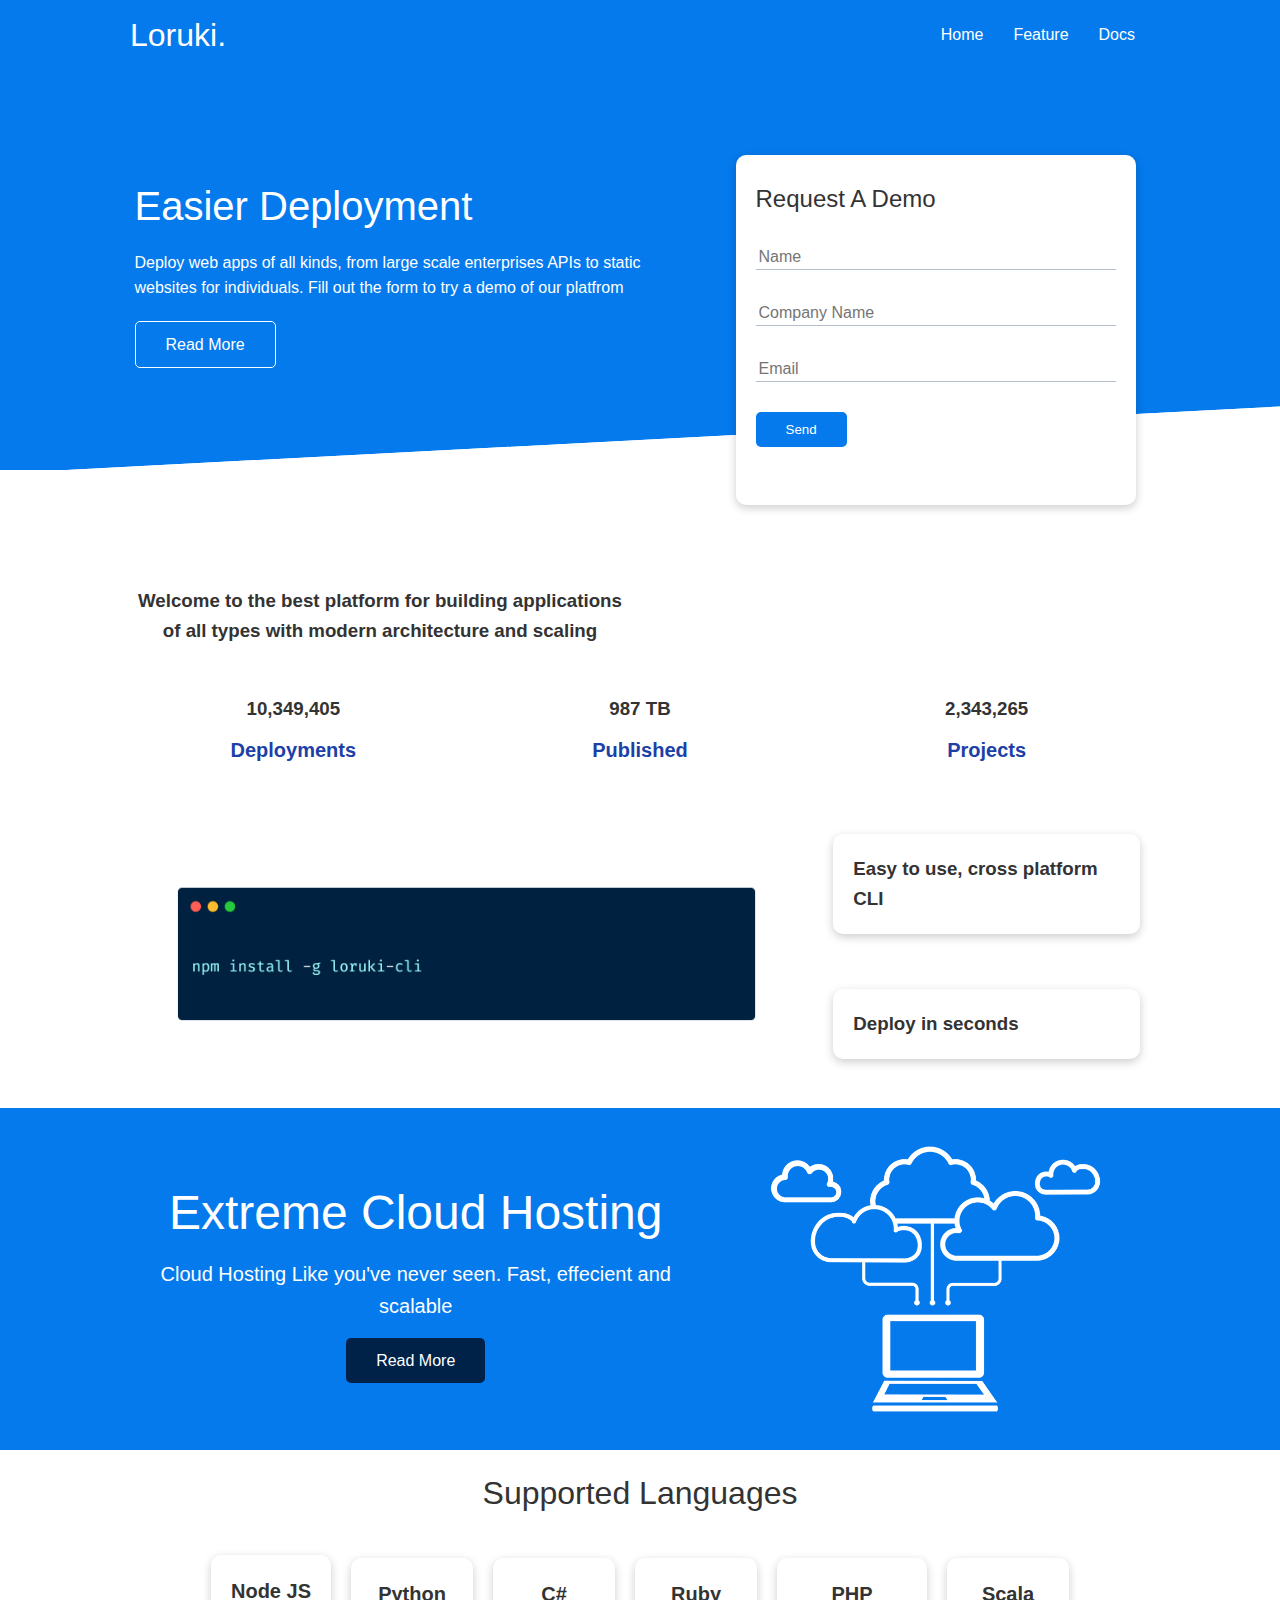
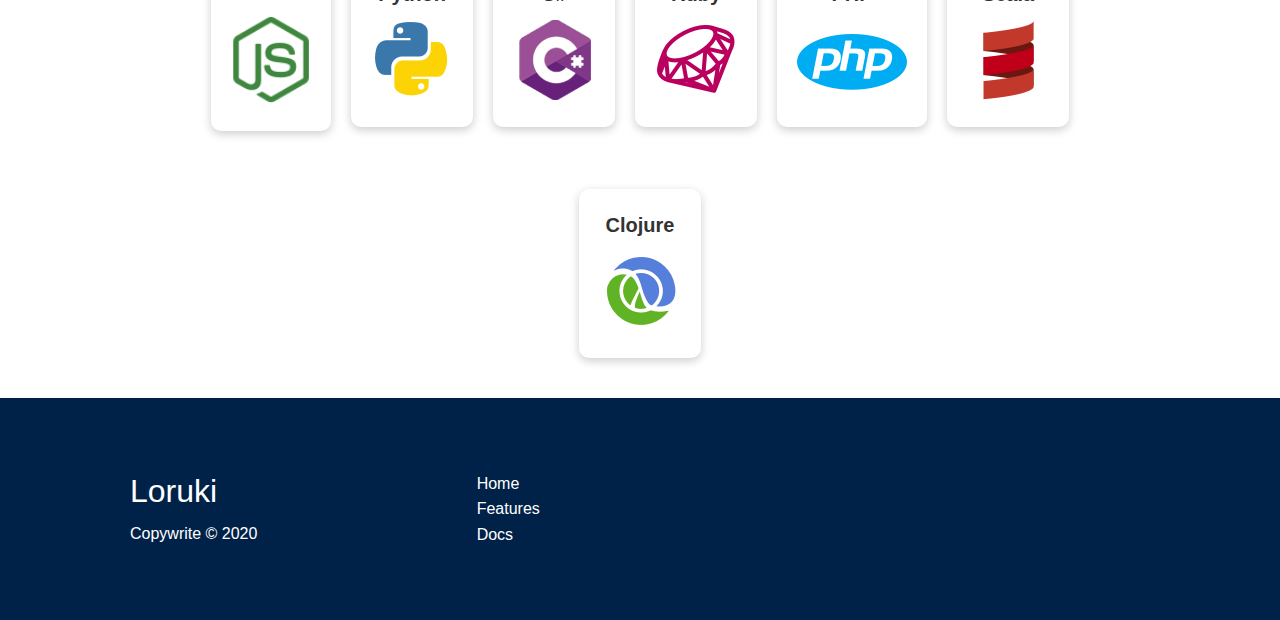
<file: loruki website assignment/index.html>
<!DOCTYPE html>
<html lang="en">
<head>
    <meta charset="UTF-8">
    <meta name="viewport" content="width=device-width, initial-scale=1.0">
    <link rel="stylesheet" href="css/style.css">
    <link rel="stylesheet" href="css/utilities.css">
    <link rel="stylesheet" 
    href="https://cdnjs.cloudflare.com/ajax/libs/font-awesome/5.15.1/css/all.min.css" 
    integrity="sha512-+4zCK9k+qNFUR5X+cKL9EIR+ZOhtIloNl9GIKS57V1MyNsYpYcUrUeQc9vNfzsWfV28IaLL3i96P9sdNyeRssA==" 
    crossorigin="anonymous"> 
    <title>Loruki | Cloud Hosting For Everyone</title>
</head>
<body>
    <!-- NAv Bar -->
    <div class="navbar">
        <div class="container flex">
            <h1 class="logo">Loruki.</h1>
            <nav>
                <ul>
                    <li><a href="index.html">Home</a></li>
                    <li><a href="features.html">Feature</a></li>
                    <li><a href="docs.html">Docs</a></li>
                </ul>
            </nav>
        </div>
    </div>
    <!-- Showcase -->
    <section class="showcase">
        <div class="container grid">
            <div class="showcase-text">
                <h1>Easier Deployment</h1>
                <p>Deploy web apps of all kinds, from large scale enterprises
                    APIs to static websites for individuals. Fill out the form 
                    to try a demo of our platfrom
                </p>
                <a href="features.html" class="btn btn-outline">Read More</a>
            </div>
            <div class="showcase-form card">
                <h2>Request A Demo</h2>
                <form>
                    <div class="form-control">
                        <input type="text" name="name" 
                        placeholder="Name" required>
                    </div>
                    <div class="form-control">
                        <input type="text" name="company" 
                        placeholder="Company Name" required>
                    </div>
                    <div class="form-control">
                        <input type="text" name="email" 
                        placeholder="Email" required>
                    </div>
                    <input type="submit" value="Send" class="btn btn-primary">
                </form>
            </div>
        </div>
    </section>
    <!-- Stats -->
    <section class="stats">
        <div class="container">
            <h3 class="stats-heading text-center my-1">
                Welcome to the best platform for building 
                applications of all types with modern 
                architecture and scaling
            </h3>
            <div class="grid grid-3 text-center my-4">
                <div>
                    <i class="fas fa-server fa-3x"></i>
                    <h3>10,349,405</h3>
                    <p class="text-secondary">Deployments</p>
                </div>
                <div>
                    <i class="fas fa-upload fa-3x"></i>
                    <h3>987 TB</h3>
                    <p class="text-secondary">Published</p>
                </div>
                <div>
                    <i class="fas fa-project-diagram fa-3x"></i>
                    <h3>2,343,265</h3>
                    <p class="text-secondary">Projects</p>
                </div>
            </div>
        </div>
    </section>
    <!-- CLI -->
    <section class="cli">
        <div class="container grid">
            <img src="images/cli.png" alt="">
            <div class="card">
                <h3>Easy to use, cross platform CLI</h3>
            </div>
            <div class="card">
                <h3>Deploy in seconds</h3>
            </div>
        </div>
    </section>
    <section class="cloud bg-primary my-2 py-2">
        <div class="container grid">
            <div class="text-center">
                <h2 class="lg">Extreme Cloud Hosting</h2>
                <p class="lead my-1">Cloud Hosting Like you've 
                    never seen. Fast, effecient and scalable
                </p>
                <a href="features.html" class="btn btn-dark">Read More</a>
            </div>
            <img src="images/cloud.png" alt="">
        </div>
    </section>

    <!-- Languages -->
    <section class="languages">
        <h2 class="md text-center my-2">
            Supported Languages
        </h2>
        <div class="container flex">
            <div class="card">
                <h4>Node JS</h4>
                <img src="images/logos/node.png" alt="">
            </div>
            <div class="card">
                <h4>Python</h4>
                <img src="images/logos/python.png" alt="">
            </div>
            <div class="card">
                <h4>C#</h4>
                <img src="images/logos/csharp.png" alt="">
            </div>
            <div class="card">
                <h4>Ruby</h4>
                <img src="images/logos/ruby.png" alt="">
            </div>
            <div class="card">
                <h4>PHP</h4>
                <img src="images/logos/php.png" alt="">
            </div>
            <div class="card">
                <h4>Scala</h4>
                <img src="images/logos/scala.png" alt="">
            </div>
            <div class="card">
                <h4>Clojure</h4>
                <img src="images/logos/clojure.png" alt="">
            </div>
        </div>
    </section>
    <!-- Footer -->
    <footer class="footer bg-dark py-5">
        <div class="container grid grid-3">
            <div>
                <h1>Loruki</h1>
                <p>Copywrite &copy; 2020</p>
            </div>
            <nav>
                <ul>
                    <li><a href="index.html">Home</a></li>
                    <li><a href="features.html">Features</a></li>
                    <li><a href="docs.html">Docs</a></li>
                </ul>
            </nav>
            <div class="social">
                <a href="#"><i class="fab fa-github fa-2x"></i></a>
                <a href="#"><i class="fab fa-facebook fa-2x"></i></a>
                <a href="#"><i class="fab fa-instagram fa-2x"></i></a>
                <a href="#"><i class="fab fa-twitter fa-2x"></i></a>
            </div>
        </div>
    </footer>
</body>
</html>
</file>
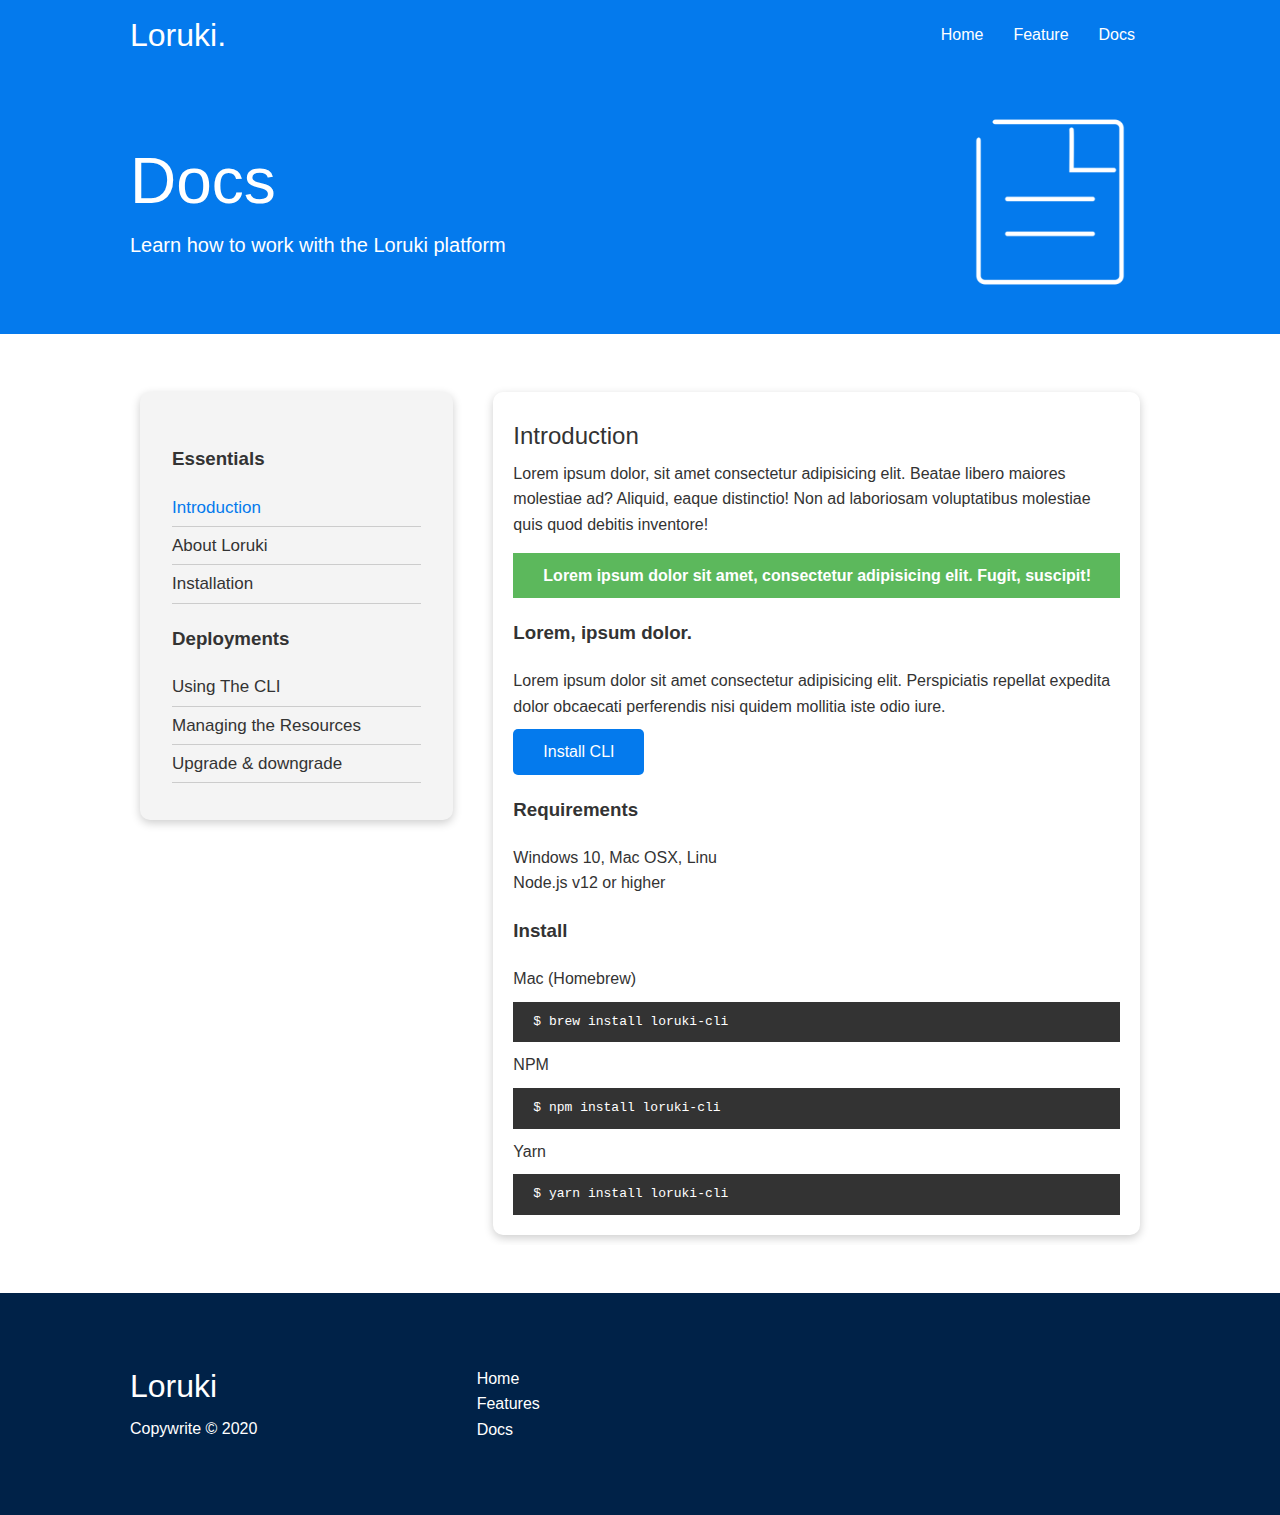
<file: loruki website assignment/docs.html>
<!DOCTYPE html>
<html lang="en">
<head>
    <meta charset="UTF-8">
    <meta name="viewport" content="width=device-width, initial-scale=1.0">
    <link rel="stylesheet" href="css/style.css">
    <link rel="stylesheet" href="css/utilities.css">
    <link rel="stylesheet" 
    href="https://cdnjs.cloudflare.com/ajax/libs/font-awesome/5.15.1/css/all.min.css" 
    integrity="sha512-+4zCK9k+qNFUR5X+cKL9EIR+ZOhtIloNl9GIKS57V1MyNsYpYcUrUeQc9vNfzsWfV28IaLL3i96P9sdNyeRssA==" 
    crossorigin="anonymous"> 
    <title>Loruki | Cloud Hosting For Everyone</title>
</head>
<body>
    <!-- NAv Bar -->
    <div class="navbar">
        <div class="container flex">
            <h1 class="logo">Loruki.</h1>
            <nav>
                <ul>
                    <li><a href="index.html">Home</a></li>
                    <li><a href="features.html">Feature</a></li>
                    <li><a href="docs.html">Docs</a></li>
                </ul>
            </nav>
        </div>
    </div>

    <!-- Head -->
    <section class="docs-head bg-primary py-3">
        <div class="container grid">
            <div>
                <h1 class="xl">Docs</h1>
                <p class="lead">Learn how to work with the Loruki 
                    platform </p>            
            </div>
            <img src="images/docs.png" alt="">
        </div>
    </section>

    <!-- Docs Main -->
    <section class="docs-main my-4">
        <div class="container grid">
            <div class="card bg-light p-3">
                <h3 class="my-2">Essentials</h3>
                <nav>
                    <ul>
                        <li><a class="text-primary" href="#">Introduction</a></li>
                        <li><a href="#">About Loruki</a></li>
                        <li><a href="#">Installation</a></li>
                    </ul>
                </nav>
                <h3 class="my-2">Deployments</h3>
                <nav>
                    <ul>
                        <li><a href="#">Using The CLI</a></li>
                        <li><a href="#">Managing the Resources</a></li>
                        <li><a href="#">Upgrade & downgrade</a></li>
                    </ul>
                </nav>
            </div>
            <div class="card">
                <h2>Introduction</h2>
                <p>Lorem ipsum dolor, sit amet consectetur adipisicing elit.
                     Beatae libero maiores molestiae ad? Aliquid, eaque 
                     distinctio! Non ad laboriosam voluptatibus molestiae 
                     quis quod debitis inventore!</p>
                <div class="alert alert-success">
                    <i class="fas fa-info"></i>Lorem ipsum dolor sit amet, 
                    consectetur adipisicing elit. Fugit, suscipit!
                </div>

                <h3>Lorem, ipsum dolor.</h3>
                <p>Lorem ipsum dolor sit amet consectetur adipisicing 
                    elit. Perspiciatis repellat expedita dolor obcaecati 
                    perferendis nisi quidem mollitia iste odio iure.</p>
                <a href="#" class="btn btn-primary">Install CLI</a>  
                <h3>Requirements</h3>  
                <ul>
                    <li>Windows 10, Mac OSX, Linu</li>
                    <li>Node.js v12 or higher</li>
                  </ul>

                  <h3>Install</h3>
                  <p>Mac (Homebrew)</p>
                  <pre><code>$ brew install loruki-cli</code></pre>
                  <p>NPM</p>
                  <pre><code>$ npm install loruki-cli</code></pre>
                  <p>Yarn</p>
                  <pre><code>$ yarn install loruki-cli</code></pre>
            </div>
        </div>
    </section>
    <!-- Footer -->
    <footer class="footer bg-dark py-5">
        <div class="container grid grid-3">
            <div>
                <h1>Loruki</h1>
                <p>Copywrite &copy; 2020</p>
            </div>
            <nav>
                <ul>
                    <li><a href="index.html">Home</a></li>
                    <li><a href="features.html">Features</a></li>
                    <li><a href="docs.html">Docs</a></li>
                </ul>
            </nav>
            <div class="social">
                <a href="#"><i class="fab fa-github fa-2x"></i></a>
                <a href="#"><i class="fab fa-facebook fa-2x"></i></a>
                <a href="#"><i class="fab fa-instagram fa-2x"></i></a>
                <a href="#"><i class="fab fa-twitter fa-2x"></i></a>
            </div>
        </div>
    </footer>
</body>
</html>
</file>
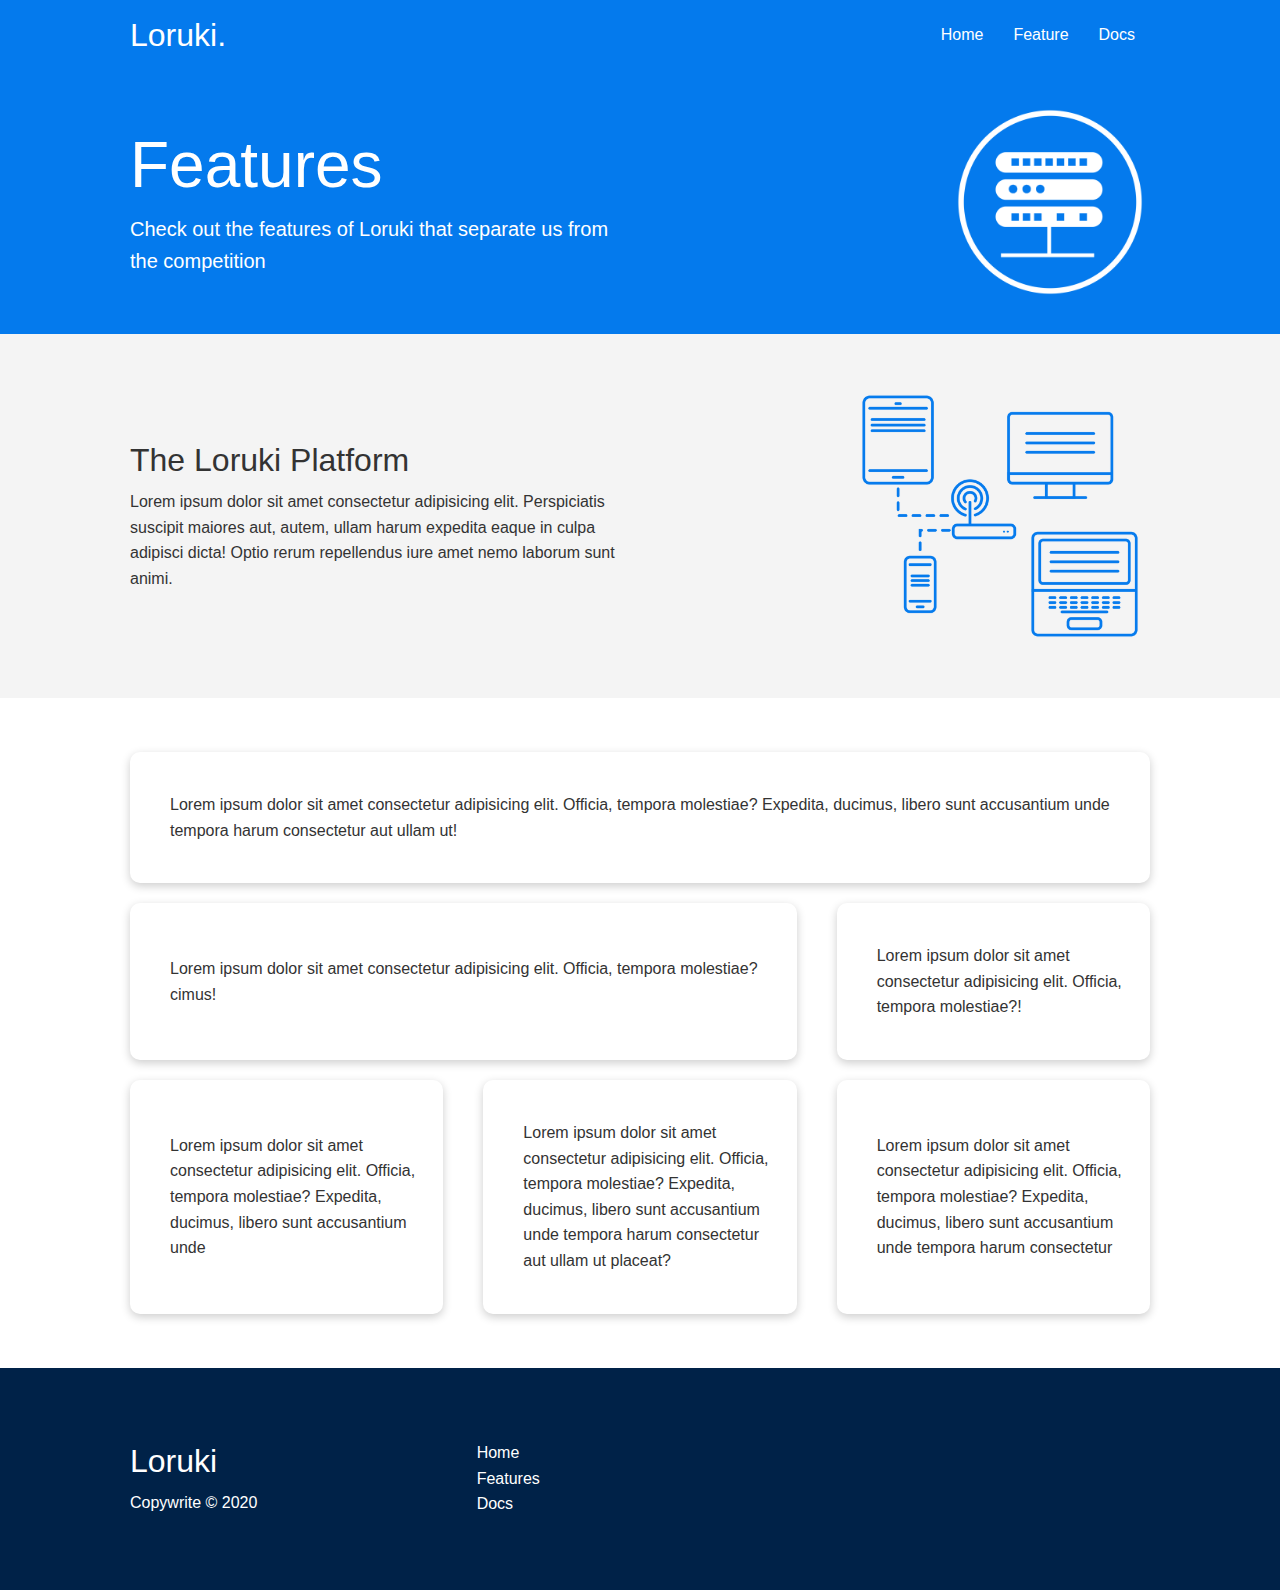
<file: loruki website assignment/features.html>
<!DOCTYPE html>
<html lang="en">
<head>
    <meta charset="UTF-8">
    <meta name="viewport" content="width=device-width, initial-scale=1.0">
    <link rel="stylesheet" href="css/style.css">
    <link rel="stylesheet" href="css/utilities.css">
    <link rel="stylesheet" 
    href="https://cdnjs.cloudflare.com/ajax/libs/font-awesome/5.15.1/css/all.min.css" 
    integrity="sha512-+4zCK9k+qNFUR5X+cKL9EIR+ZOhtIloNl9GIKS57V1MyNsYpYcUrUeQc9vNfzsWfV28IaLL3i96P9sdNyeRssA==" 
    crossorigin="anonymous"> 
    <title>Loruki | Cloud Hosting For Everyone</title>
</head>
<body>
    <!-- NAv Bar -->
    <div class="navbar">
        <div class="container flex">
            <h1 class="logo">Loruki.</h1>
            <nav>
                <ul>
                    <li><a href="index.html">Home</a></li>
                    <li><a href="features.html">Feature</a></li>
                    <li><a href="docs.html">Docs</a></li>
                </ul>
            </nav>
        </div>
    </div>

    <!-- Head -->
    <section class="features-head bg-primary py-3">
        <div class="container grid">
            <div>
                <h1 class="xl">Features</h1>
                <p class="lead">Check out the features of 
                    Loruki that separate us from the competition</p>            
            </div>
            <img src="images/server.png" alt="">
        </div>
    </section>

    <!-- Sub Head -->
    <section class="features-sub-head bg-light py-3">
        <div class="container grid">
            <div>
                <h1 class="md">The Loruki Platform</h1>
                <p>Lorem ipsum dolor sit amet consectetur adipisicing elit. 
                    Perspiciatis suscipit maiores aut, autem, ullam harum expedita eaque 
                    in culpa adipisci dicta! Optio rerum repellendus iure 
                    amet nemo laborum sunt animi.</p>            
            </div>
            <img src="images/server2.png" alt="">
        </div>
        </div>
    </section>

    <section class="features-main my-2">
        <div class="container grid grid-3">
            <div class="card flex">
                <i class="fas fa-server fa-3x"></i>
                <p>Lorem ipsum dolor sit amet consectetur adipisicing elit. 
                    Officia, tempora molestiae? Expedita, ducimus, 
                    libero sunt accusantium unde tempora harum 
                    consectetur aut ullam ut!</p>
            </div>
            <div class="card flex">
                <i class="fas fa- fa-3x"></i>
                <p>Lorem ipsum dolor sit amet consectetur adipisicing elit. 
                    Officia, tempora molestiae? cimus!</p>
            </div>
            <div class="card flex">
                <i class="fas fa-laptop-code fa-3x"></i>
                <p>Lorem ipsum dolor sit amet consectetur adipisicing elit. 
                    Officia, tempora molestiae?!</p>
            </div>
            <div class="card flex">
                <i class="fas fa-database fa-3x"></i>
                <p>Lorem ipsum dolor sit amet consectetur adipisicing elit. 
                    Officia, tempora molestiae? Expedita, ducimus, 
                    libero sunt accusantium unde </p>
            </div>
            <div class="card flex">
                <i class="fas fa-power-off fa-3x"></i>
                <p>Lorem ipsum dolor sit amet consectetur adipisicing elit. 
                    Officia, tempora molestiae? Expedita, ducimus, 
                    libero sunt accusantium unde tempora harum 
                    consectetur aut ullam ut placeat? </p>
            </div>
            <div class="card flex">
                <i class="fas fa-upload fa-3x"></i>
                <p>Lorem ipsum dolor sit amet consectetur adipisicing elit. 
                    Officia, tempora molestiae? Expedita, ducimus, 
                    libero sunt accusantium unde tempora harum 
                    consectetur </p>
            </div>
        </div>
    </section>
    <!-- Footer -->
    <footer class="footer bg-dark py-5">
        <div class="container grid grid-3">
            <div>
                <h1>Loruki</h1>
                <p>Copywrite &copy; 2020</p>
            </div>
            <nav>
                <ul>
                    <li><a href="index.html">Home</a></li>
                    <li><a href="features.html">Features</a></li>
                    <li><a href="docs.html">Docs</a></li>
                </ul>
            </nav>
            <div class="social">
                <a href="#"><i class="fab fa-github fa-2x"></i></a>
                <a href="#"><i class="fab fa-facebook fa-2x"></i></a>
                <a href="#"><i class="fab fa-instagram fa-2x"></i></a>
                <a href="#"><i class="fab fa-twitter fa-2x"></i></a>
            </div>
        </div>
    </footer>
</body>
</html>
</file>
<file: loruki website assignment/css/style.css>
@import url('https://fonts.googleapis.com/css2?family=Lato:wght@300&display=swap');

:root{
    --primary-color: #047aed;
    --secondary-color: #1c3fa8;
    --dark-color: #002248;
    --light-color: #f4f4f4;
    --success-color: #5cb85c;
    --error-color: #d9534f;
}
*{
    box-sizing: border-box;
    padding: 0;
    margin: 0;
}

body{
    font-family: sans-serif;
    color: #333;
    line-height: 1.6;
}
ul{
    list-style-type: none;
}

a{
    text-decoration: none;
    color: #333;
}
h1, h2{
    font-weight: 300;
    line-height: 1.2;
    margin: 10px 0;
}
p{
    margin: 10px 0;
}
img{
    width: 100%;
}
code, pre{
    background: #333;
    color: #fff;
    padding: 10px;
}
/* Navbar */
.navbar{
    background-color: var(--primary-color);
    color: #fff;
    height: 70px;
}
.navbar ul{
    display: flex;
}
.navbar a{
    color: #fff;
    padding: 10px;
    margin: 0 5px;
}
.navbar a:hover{
    border-bottom: 2px #fff solid;
}

.navbar .flex{
    justify-content: space-between;
}

/* Showcase */
.showcase{
    height: 400px;
    background-color:var(--primary-color);
    color: #fff;
    position: relative;
}

.showcase h1{
    font-size: 40px;
}
.showcase p{
    margin: 20px 0;
}
.showcase .grid{
    overflow: visible;
    grid-template-columns: 55% auto;
    gap: 30px;
}
.showcase-text{
    animation: slideInFromLeft 1s ease-in;
}
.showcase-form{
    position: relative;
    top: 60px;
    height: 350px ;
    width: 400px;
    padding: 40px;
    z-index: 100;
    justify-self: flex-end;
    animation: slideInFromRight 1s ease-in;
}
.showcase-form .form-control{
    margin: 30px 0;
}
.showcase-form input[type='text'],
.showcase-form input[type='email']{
    border: 0;
    border-bottom: 1px solid #b4becb;
    width: 100%;
    padding: 3px;
    font-size: 16px;
}
.showcase-form input:focus{
    outline: none;
}
.showcase::before,
.showcase::after{
    content: '';
    position: absolute;
    height: 100px;
    bottom: -70px;
    right: 0;
    left: 0;
    background: #fff;
    transform: skewY(-3deg);
    -webkit-transform: skewY(-3deg);
    -moz-transform: skewY(-3deg);
    -ms-transform: skewY(-3deg);
}

/* Stats */
.stats{
    padding-top: 100px;
    animation: slideInFromBottom 1s ease-in;

}
.stats-heading{
    max-width: 500px;
    margin: auto;
}
.stats .grid .h3{
    font-size: 35px;
}
.stats .grid p {
    font-size: 20px;
    font-weight: bold;
}

/* CLI */
.cli .grid{
    grid-template-columns: repeat(3, 1fr);
    grid-template-rows: repeat(2, 1fr);
}

.cli .grid > *:first-child{
    grid-column: 1 / span 2;
    grid-row: 1 / span 2;
}

/* Cloud */
.cloud .grid{
    grid-template-columns: 4fr 3fr; 
}

/* Languages */
.languages .flex {
    flex-wrap: wrap;
}
.languages .card{
    text-align: center;
    margin: 18px 10px 40px;
    transition: transform 0.2s ease-in;
}
.languages .card h4{
    font-size: 20px;
    margin-bottom: 10px;
}
.languages .card:hover{
    transform: translateY(-15px);
}
/* Features */
.features-head img, .docs-head img{
    width: 200px;
    justify-self: flex-end;
}
.features-sub-head img{
    width: 300px;
    justify-self: flex-end;
}
.features-main .card > i{
    margin-right: 20px;
}
.features-main .grid{
    padding: 30px;
}
.features-main .grid >*:first-child  {
    grid-column: 1 / span 3;
}
.features-main .grid >*:nth-child(2) {
    grid-column: 1 / span 2;
}

/* Docs */
.docs-main h3{
    margin: 20px 0;
}
.docs-main .grid{
    grid-template-columns: 1fr 2fr;
    align-items: flex-start;
}

.docs-main nav li{
    font-size: 17px;
    padding-bottom: 5px;
    margin-bottom: 5px;
    border-bottom: 1px #ccc solid;
}
.docs-main a:hover{
    font-weight: bold;
}
/* footer */
.footer .social a{
    margin: 0 10px;
}

/* Animations */
@keyframes slideInFromLeft{
    0%{
        transform: translateX(-100%);
    }
    100%{
        transform: translateX(0);
    }
}
@keyframes slideInFromRight{
    0%{
        transform: translateX(100%);
    }
    100%{
        transform: translateX(0);
    }
}
@keyframes slideInFromTop{
    0%{
        transform: translateY(-100%);
    }
    100%{
        transform: translateX(0);
    }
}
@keyframes slideInFromBottom{
    0%{
        transform: translateY(100%);
    }
    100%{
        transform: translateX(0);
    }
}


/* Tablets and under*/
@media (max-width: 768px) {
    .grid,
    .showcase .grid,
    .stats .grid,
    .cli .grid,
    .cloud .grid,
    .features-main .grid,
    .docs-main .grid{
        grid-template-columns: 1fr;
        grid-template-rows: 1fr;
    }

    .showcase{
        height: auto;
    }
    .showcase-text{
        text-align: center;
        margin-top: 40px;
        animation: slideInFromTop 1s ease-in;
    }
    .showcase-form{
        justify-self: center;
        margin: auto;
        animation: slideInFromBottom 1s ease-in;
    }
    .cli .grid > *:first-child{
        grid-column: 1;
        grid-row: 1 ;
    }
    .features-head,
    .features-sub-head,
    .docs-head{
        text-align: center;
    }
    .features-head img,
    .features-sub-head img,
    .docs-head img{
        justify-self: center;
    }
    .features-main .grid >*:first-child
    .features-main .grid >*:nth-child(2){
        grid-column: 1;
    }

}

/* Mobile */
@media (max-width: 500px) {
    .navbar {
      height: 110px;
    }
  
    .navbar .flex {
      flex-direction: column;
    }
  
    .navbar ul {
      padding: 10px;
      background-color: rgba(0, 0, 0, 0.1);
    }
    
    .showcase-form {
      width: 300px;
    }
  }
</file>
<file: loruki website assignment/css/utilities.css>
/* Utilities */
.container{
    max-width: 1100px;
    margin: 0 auto;
    overflow: auto;
    padding: 0 40px;
}
.card{
    background-color: white;
    color: #333;
    border-radius: 10px;
    box-shadow: 0 3px 10px rgba(0, 0, 0, 0.2);
    padding: 20px;
    margin: 10px;
}
.btn{
    display: inline-block;
    padding: 10px 30px;
    cursor: pointer;
    background-color: var(--primary-color);
    color: #fff;
    border: none;
    border-radius: 5px;
}
.btn-outline{
    background-color: transparent;
    border: 1px #fff solid;
}
.btn:hover{
    transform: scale(0.98);
}

/* Background & colored buttons */
.bg-primary, 
.btn-primary{
    background-color: var(--primary-color);
    color: #fff;
}
.bg-secondary, 
.btn-secondary{
    background-color: var(--secondary-color);
    color: #fff;
}
.bg-dark, .btn-dark{
    background-color: var(--dark-color);
    color: #fff;
}
.bg-light, .btn-light{
    background-color: var(--light-color);
    color: #333;
}

.bg-primary a, .btn-primary a,
.bg-secondary a, .btn-secondary a,
.bg-dark a, .btn-dark a{
    color: #fff;
}

/* Text Colors */
.text-primary{
    color: var(--primary-color);
}
.text-secondary{
    color: var(--secondary-color);
}
.text-dark{
    color: var(--dark-color);
}
.text-light{
    color: var(--light-color);
}

/* Text sizes */
.lead{
    font-size: 20px;
}
.sm{
    font-size: 1rem;
}
.md{
    font-size: 2rem;
}
.lg{
    font-size: 3rem;
}
.xl{
    font-size: 4rem;
}
.text-center{
    text-align: center;
}
/* Alerts */
.alert{
    background-color: var(--light-color);
    padding: 10px 20px;
    font-weight: bold;
    margin: 15px 0;
}
.alert i{
    margin-right: 10px;
}
.alert-success{
    background-color: var(--success-color);
    color: #fff;
}
.alert-error{
    background-color: var(--error-color);
    color: #fff;
}

.flex{
    display: flex;
    justify-content: center;
    align-items: center;
    height: 100%; 
}
.grid{
    display: grid;
    grid-template-columns: repeat(2, 1fr);
    gap: 20px;
    justify-content: center;
    align-items: center;
    height: 100%;
}
.grid-3{
    grid-template-columns: repeat(3, 1fr);
}
/* Margin */
.my-1{
    margin: 1rem 0;
}
.my-2{
    margin: 1.5rem 0;
}
.my-3{
    margin: 2rem 0;
}
.my-4{
    margin: 3rem 0;
}
.my-5{
    margin: 4rem 0;
}

.m-1{
    margin: 1rem;
}
.m-2{
    margin: 1.5rem;
}
.m-3{
    margin: 2rem;
}
.m-4{
    margin: 3rem;
}
.m-5{
    margin: 4rem;
}


/* Padding */
.py-1{
    padding: 1rem 0;
}
.py-2{
    padding: 1.5rem 0;
}
.py-3{
    padding: 2rem 0;
}
.py-4{
    padding: 3rem 0;
}
.py-5{
    padding: 4rem 0;
}

.p-1{
    padding: 1rem;
}
.p-2{
    padding: 1.5rem;
}
.p-3{
    padding: 2rem;
}
.p-4{
    padding: 3rem;
}
.p-5{
    padding: 4rem;
}
</file>
